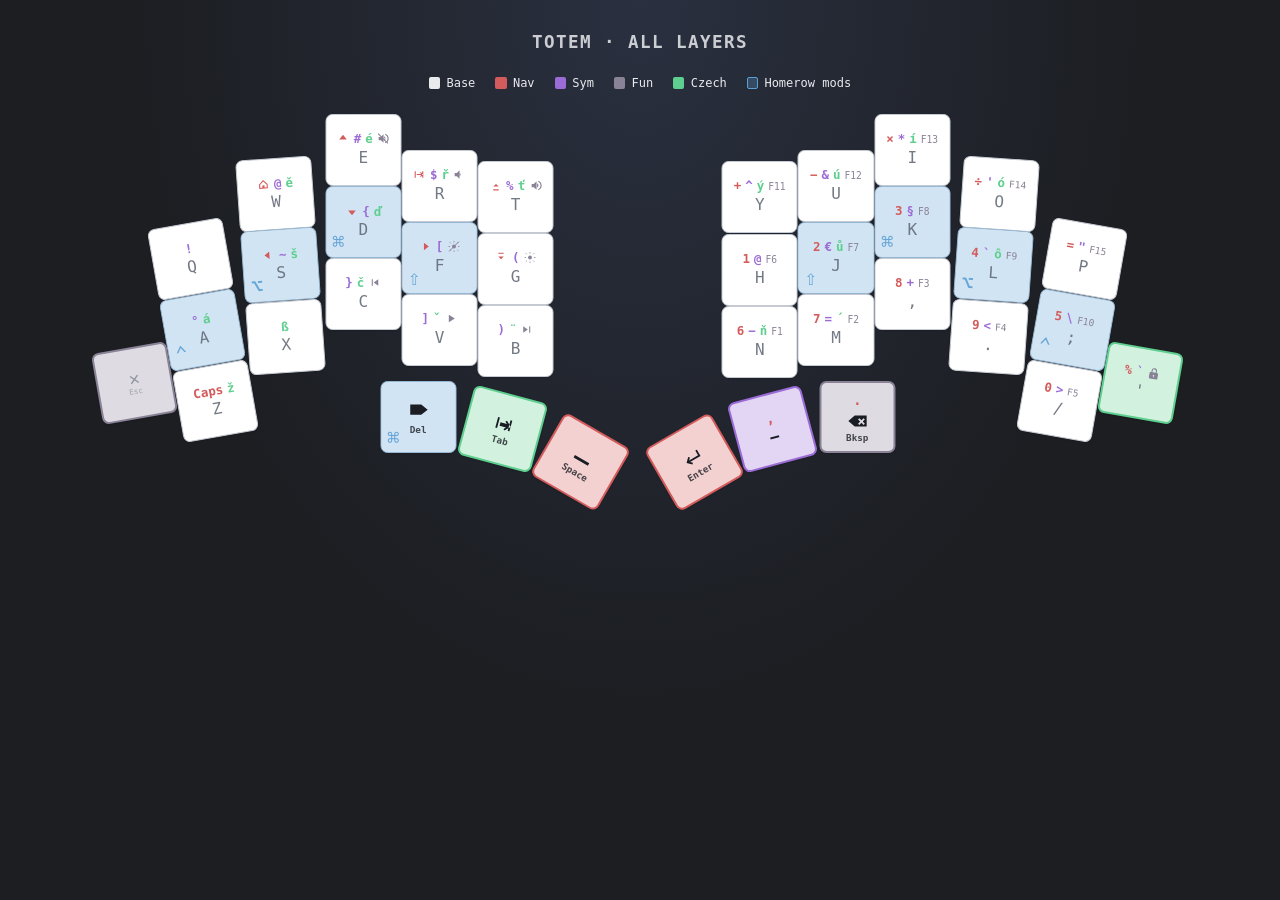
<file: cheatsheet/index.html>
<!DOCTYPE html>
<html lang="en">
<head>
  <meta charset="UTF-8" />
  <meta name="viewport" content="width=device-width, initial-scale=1" />
  <title>TOTEM — Combined Layers</title>
  <link rel="stylesheet" href="styles.css" />
</head>
<body>
  <h1>TOTEM · all layers</h1>
  <div class="legend">
    <span><i class="swatch" style="background:var(--base)"></i> Base</span>
    <span><i class="swatch" style="background:var(--nav)"></i> Nav</span>
    <span><i class="swatch" style="background:var(--sym)"></i> Sym</span>
    <span><i class="swatch" style="background:var(--fun)"></i> Fun</span>
    <span><i class="swatch" style="background:var(--czech)"></i> Czech</span>
    <span><i class="swatch mod"></i> Homerow mods</span>
  </div>

  <div class="board-wrap">
    <div class="board" id="board"></div>
  </div>

  <script src="layout.js"></script>
  <script src="positions.js"></script>
  <script src="app.js"></script>
</body>
</html>
</file>
<file: cheatsheet/styles.css>
:root {
  --bg: #1c1e22;
  --key: #ffffff;
  --key-border: #c5cad3;
  --base: #e8eaed;
  --key-label: #5c6370;
  --key-label-strong: #1a1d24;
  --nav: #d45b5b;
  --sym: #9b6bd6;
  --fun: #8a8296;
  --czech: #5ecf8e;
  --mod: #5b9fd4;
  --mod-bg: rgba(91, 159, 212, 0.28);
  --u: 72px;
}

* { box-sizing: border-box; margin: 0; padding: 0; }

body {
  font-family: "SF Mono", "Menlo", "Consolas", ui-monospace, monospace;
  background: radial-gradient(ellipse at 50% 0%, #2a3040 0%, var(--bg) 55%);
  color: var(--base);
  min-height: 100vh;
  padding: 2rem 1rem 3rem;
  display: flex;
  flex-direction: column;
  align-items: center;
  gap: 1.5rem;
  overflow-x: hidden;
  max-width: 100vw;
}

h1 {
  font-size: 1.1rem;
  font-weight: 600;
  letter-spacing: 0.08em;
  text-transform: uppercase;
  opacity: 0.85;
}

.legend {
  display: flex;
  flex-wrap: wrap;
  gap: 0.75rem 1.25rem;
  font-size: 0.75rem;
  justify-content: center;
}

.legend span {
  display: inline-flex;
  align-items: center;
  gap: 0.4rem;
}

.swatch {
  width: 0.7rem;
  height: 0.7rem;
  border-radius: 2px;
}

.swatch.mod {
  background: var(--mod-bg);
  border: 1px solid var(--mod);
}

.board-wrap {
  width: 100%;
  max-width: 100%;
  min-width: 0;
  overflow: hidden;
  padding: 0;
  line-height: 0;
  align-self: stretch;
}

.board {
  position: relative;
  width: calc(15.1 * var(--u));
  height: calc(5.5 * var(--u));
  transform-origin: top left;
}

.key {
  position: absolute;
  width: calc(1.059 * var(--u));
  height: calc(1 * var(--u));
  background: var(--key);
  border: 1px solid var(--key-border);
  border-radius: 7px;
  display: flex;
  flex-direction: column;
  align-items: center;
  justify-content: center;
  padding: 2px 1px;
  box-shadow: 0 1px 2px rgba(0, 0, 0, 0.12);
  transform-origin: center center;
}

.key.has-mod {
  background:
    linear-gradient(var(--mod-bg), var(--mod-bg)),
    var(--key);
  border-color: color-mix(in srgb, var(--mod) 45%, var(--key-border));
}

.key.layer-switch {
  border-width: 2px;
}

.key .mod-label {
  position: absolute;
  bottom: 4px;
  left: 6px;
  font-size: 1.3rem;
  letter-spacing: 0.02em;
  color: var(--mod);
  opacity: 0.9;
  line-height: 1;
  text-transform: uppercase;
}

.key .layers {
  display: flex;
  flex-wrap: wrap;
  gap: 1px 4px;
  width: 100%;
  min-height: 1.2em;
  align-content: center;
  justify-content: center;
  font-size: 0.78rem;
  line-height: 1.1;
  font-weight: 700;
}

.key .layers:empty { min-height: 0; }

.key .base {
  font-size: 1rem;
  font-weight: 500;
  color: var(--key-label);
  line-height: 1.1;
  margin: 1px 0;
  text-align: center;
  opacity: 0.85;
}

.key .base .icon {
  width: 15px;
  height: 15px;
  display: block;
  margin: 0 auto;
  opacity: 0.7;
}

.key .tap-hint {
  font-size: 0.48rem;
  opacity: 0.45;
  line-height: 1;
  color: var(--key-label);
}

.key.thumb .base {
  font-size: 1.05rem;
  font-weight: 700;
  color: var(--key-label-strong);
  opacity: 1;
}

.key.thumb .base .icon {
  width: 22px;
  height: 22px;
  opacity: 1;
}

.key.thumb .tap-hint {
  font-size: 0.58rem;
  opacity: 0.8;
  font-weight: 600;
  color: var(--key-label-strong);
}

.key.thumb .layers {
  font-size: 0.85rem;
}

.c-nav   { color: var(--nav); }
.c-sym   { color: var(--sym); }
.c-fun   { color: var(--fun); font-weight: 400; font-size: 0.6rem; line-height: 1rem;}
.c-czech { color: var(--czech); }

.icon {
  width: 13px;
  height: 13px;
  display: inline-block;
  vertical-align: -2px;
  fill: currentColor;
}

.note {
  font-size: 0.7rem;
  opacity: 0.5;
  max-width: 40rem;
  text-align: center;
  line-height: 1.4;
}

@media print {
  * {
    -webkit-print-color-adjust: exact !important;
    print-color-adjust: exact !important;
  }

  body {
    background: #fff;
    color: #111;
    padding: 0.5rem;
    overflow: visible;
    max-width: none;
  }

  .note { display: none; }

  .board-wrap {
    overflow: visible;
    height: auto !important;
  }

  .board {
    transform: none !important;
  }

  .key {
    box-shadow: none;
    background: #fff;
  }

  .key .base {
    color: #666;
  }

  .key.thumb .base {
    color: #111;
  }
}
</file>
